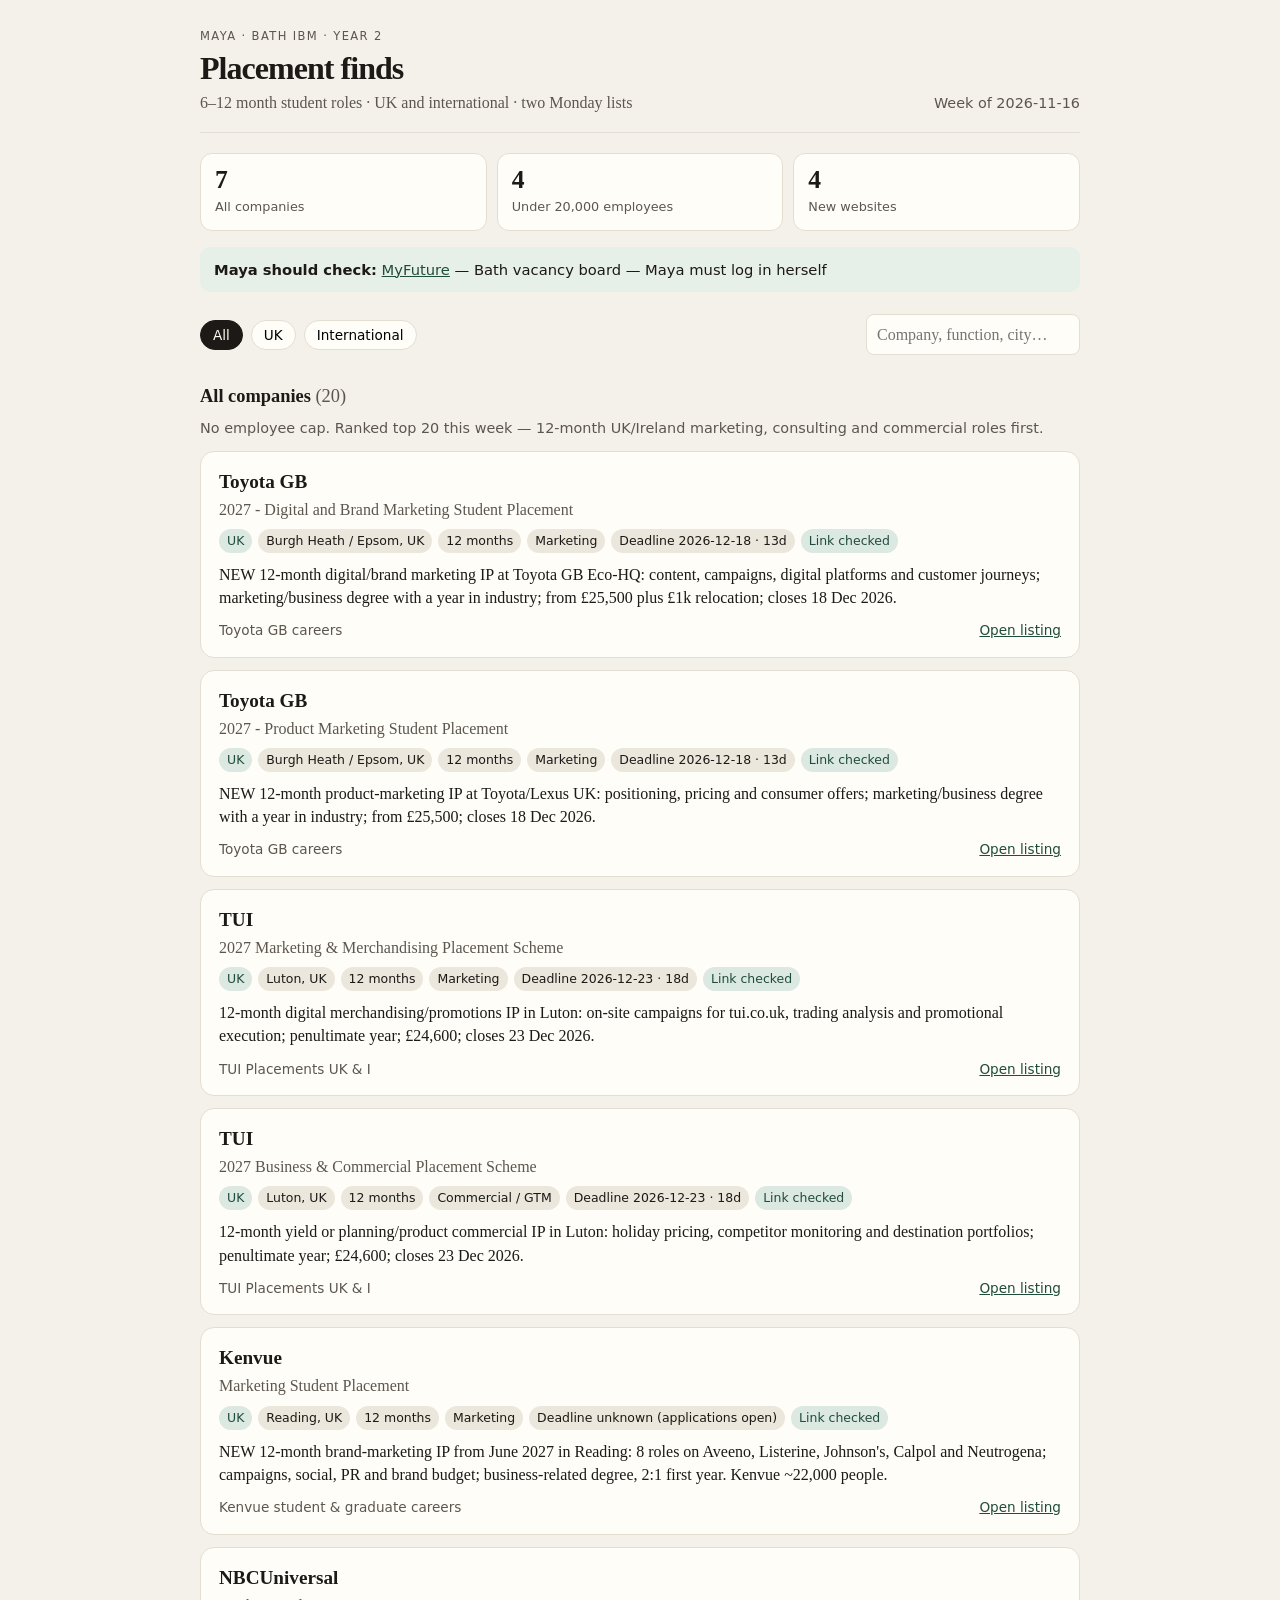
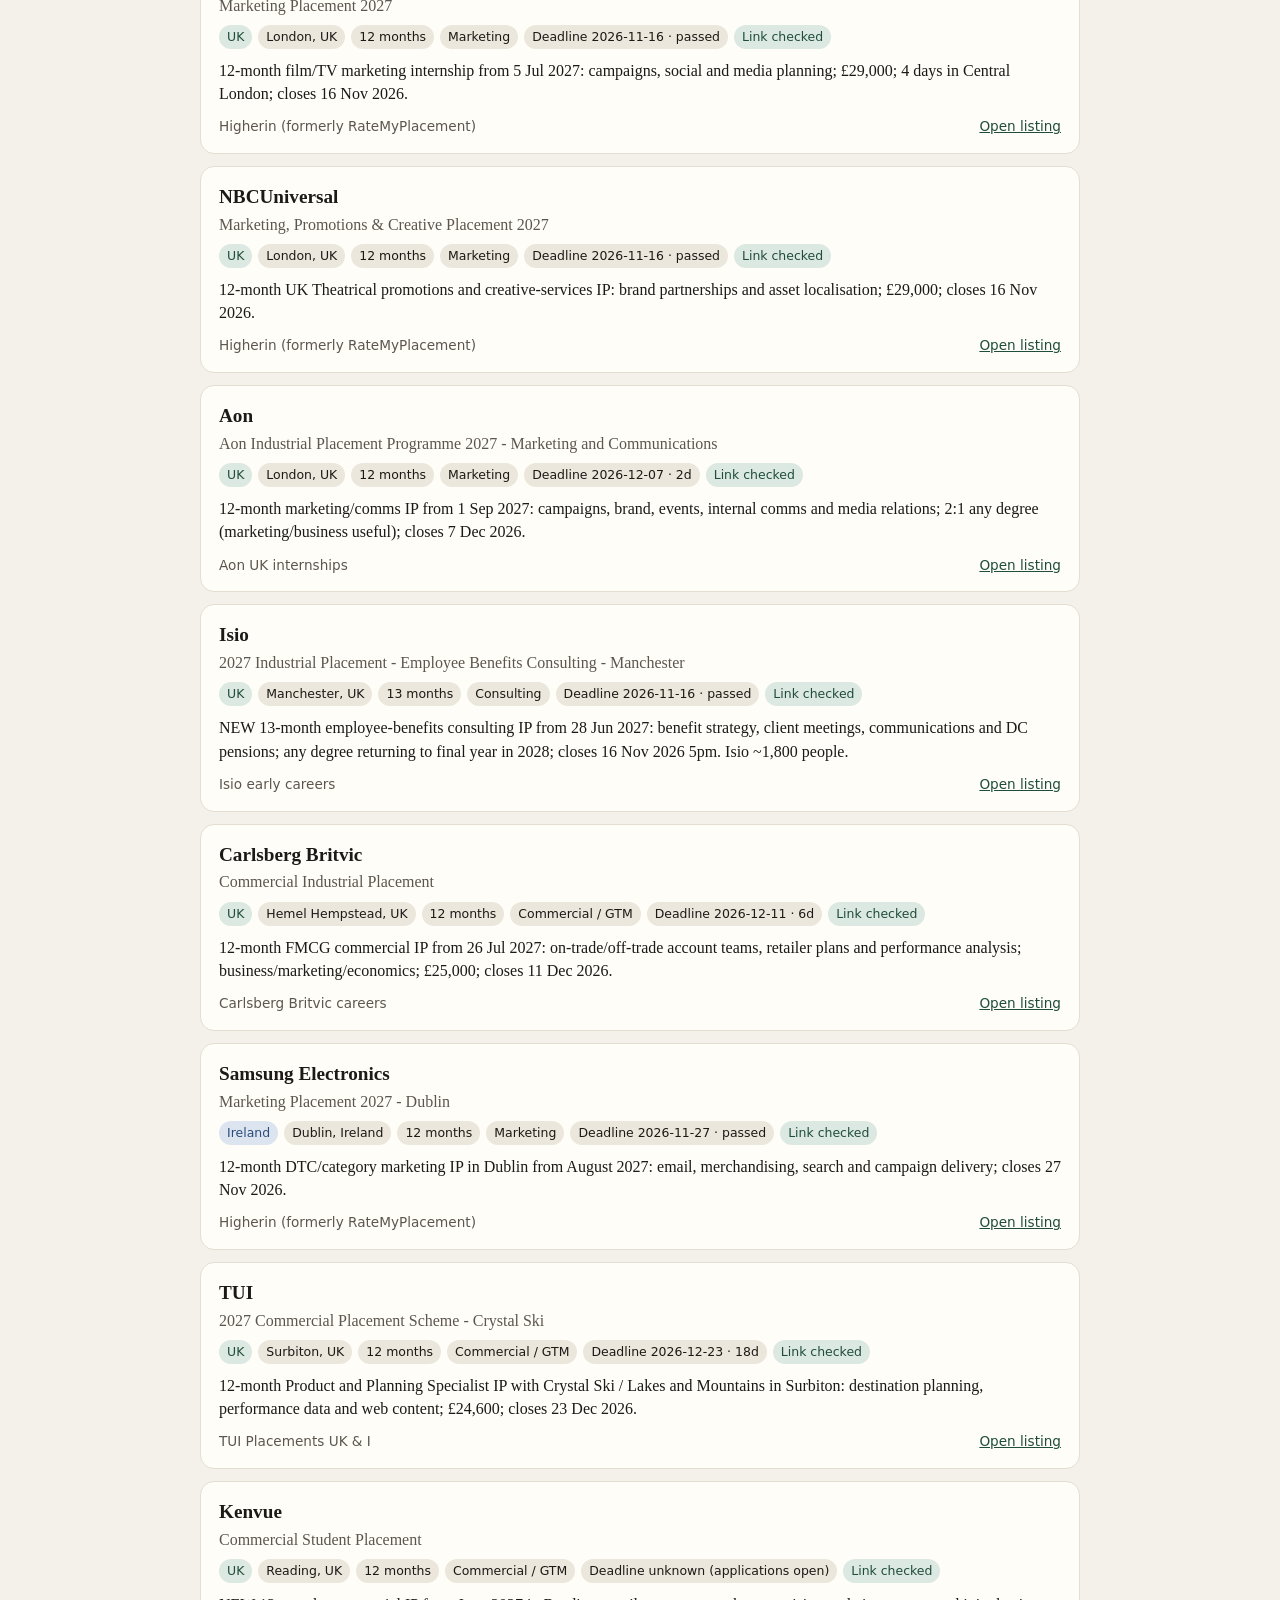
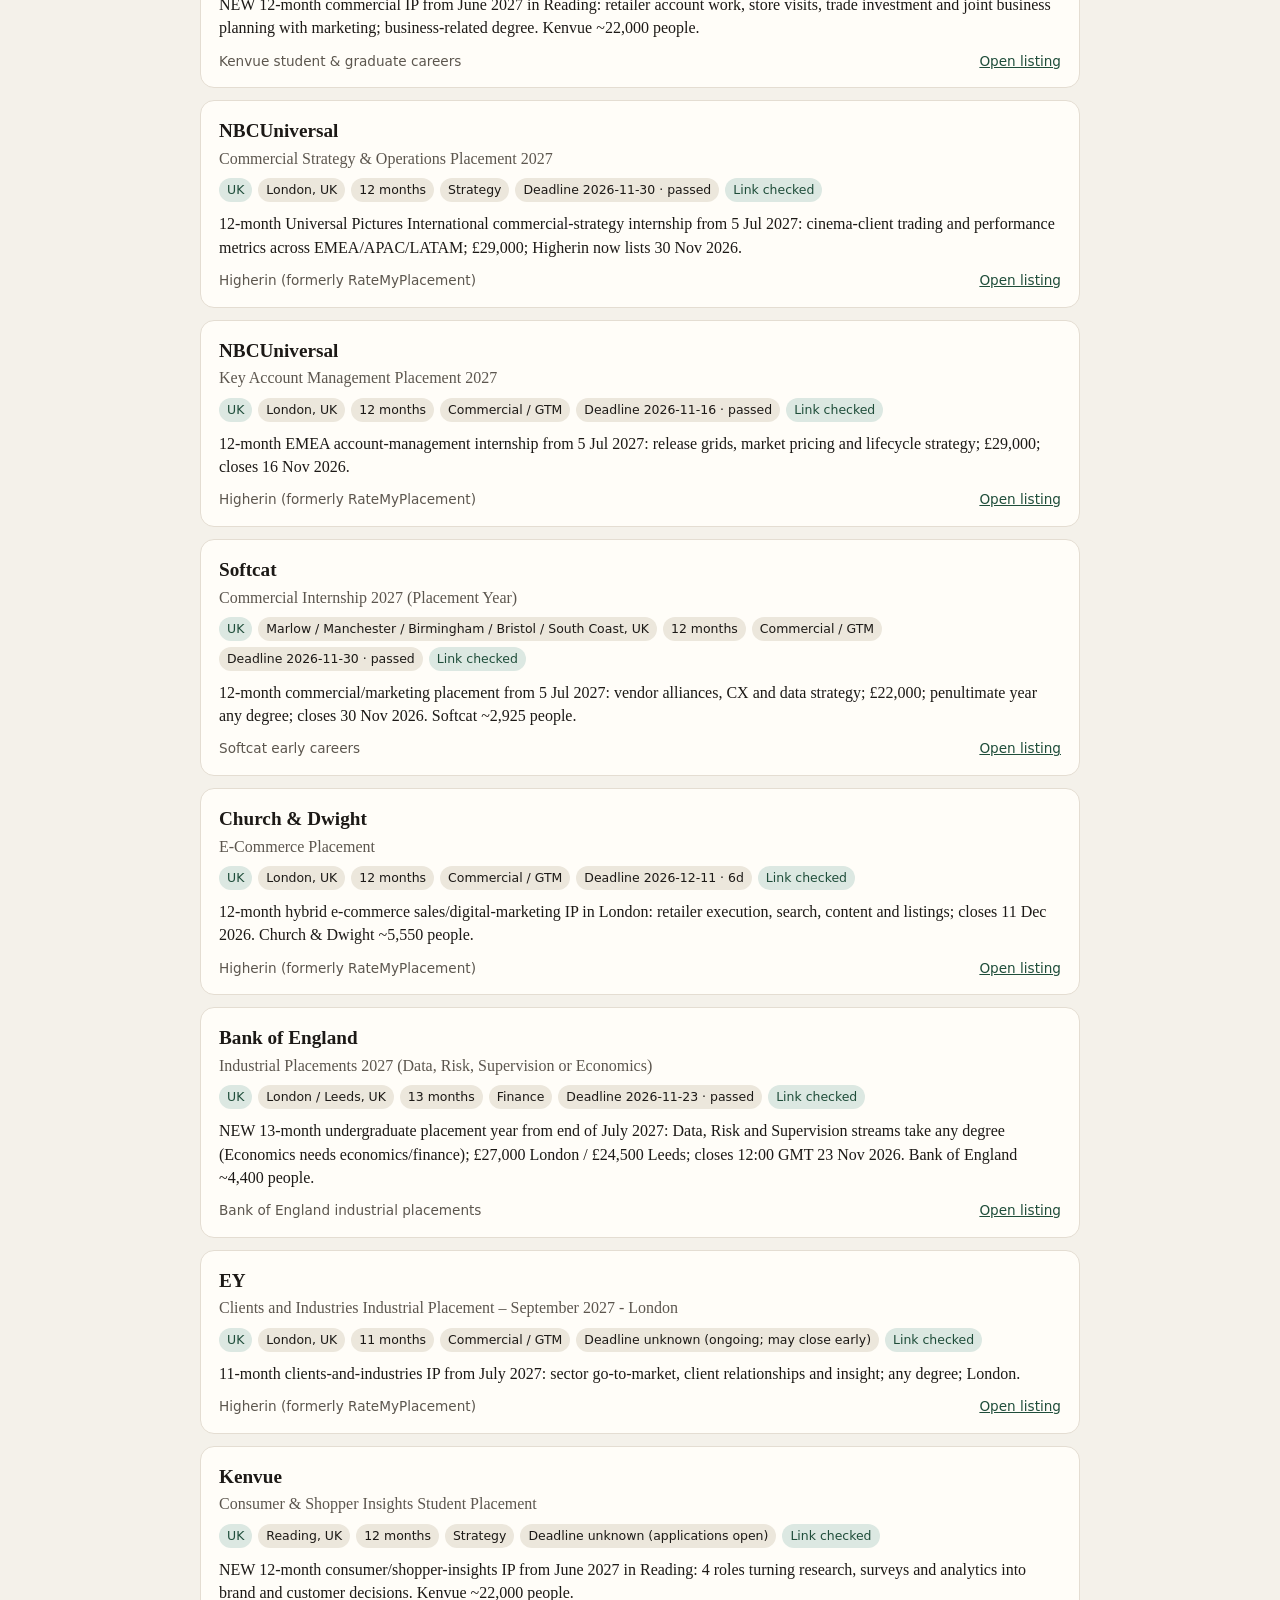
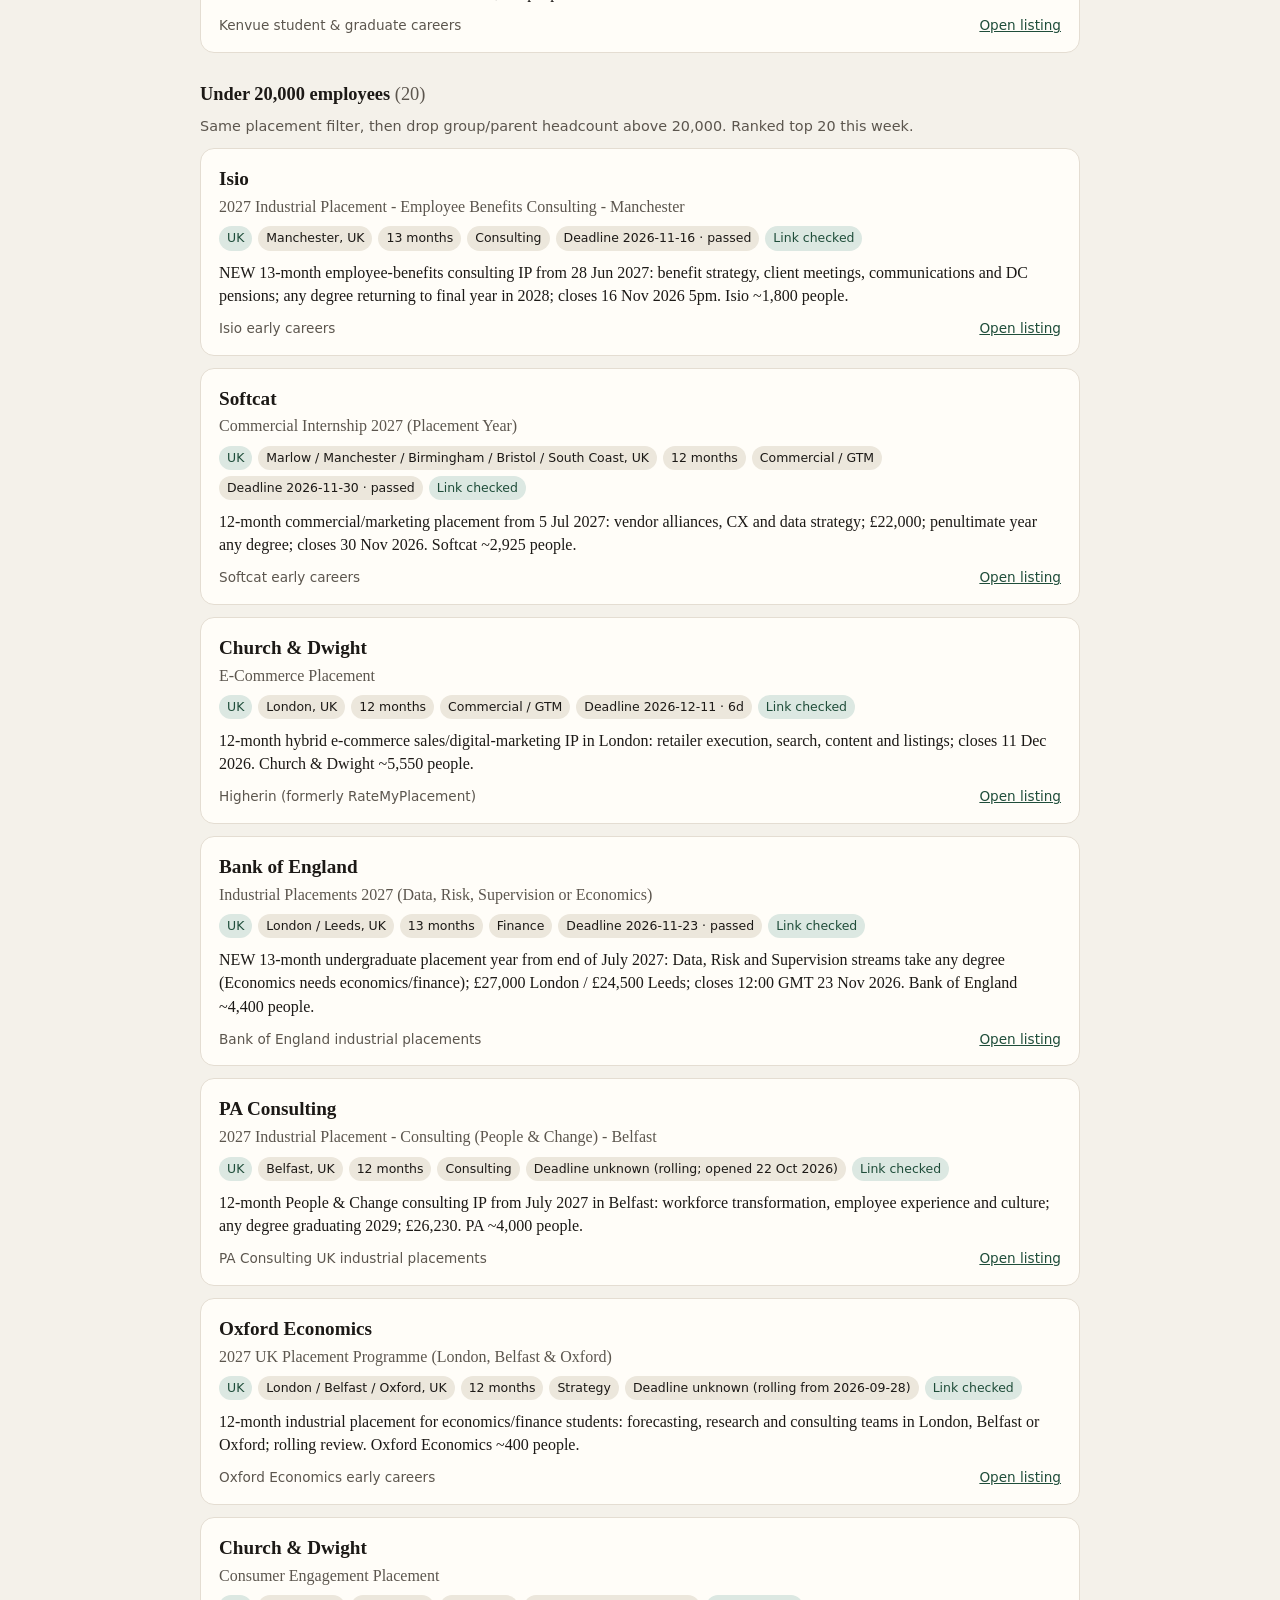
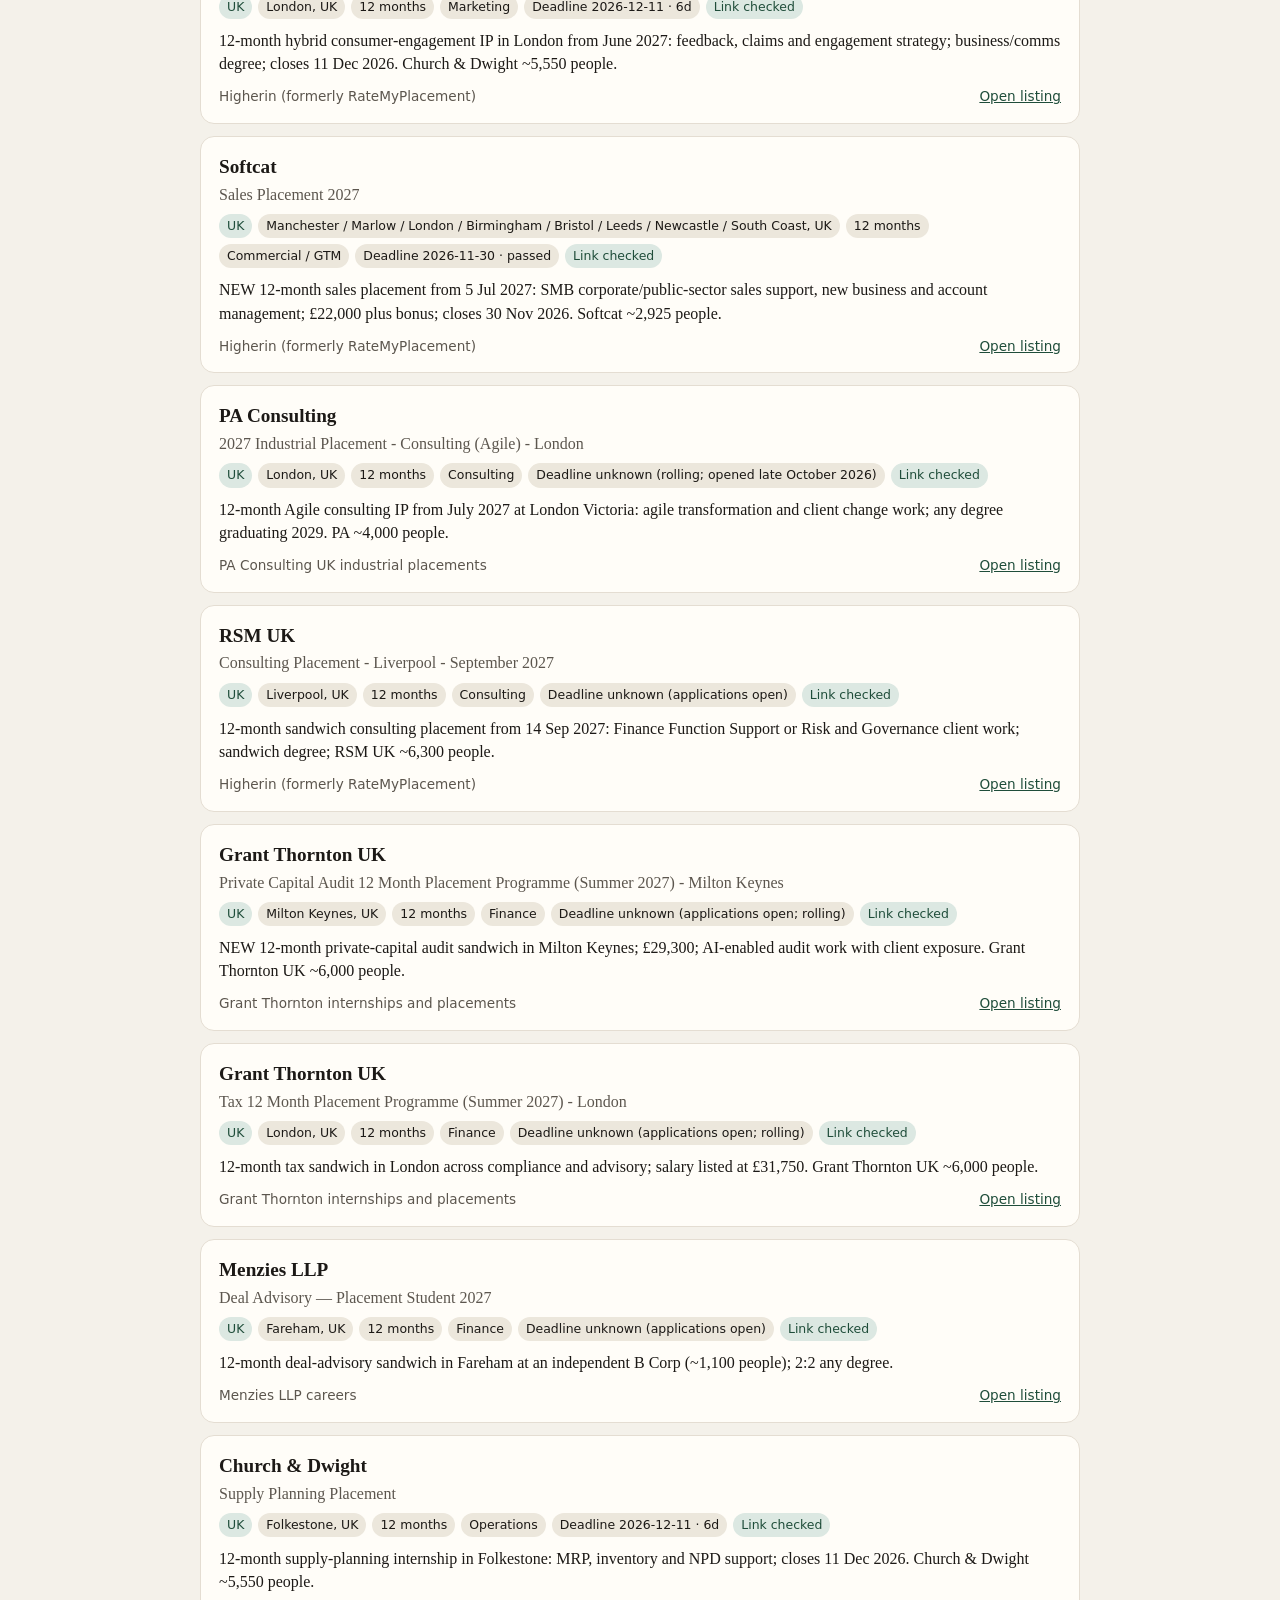
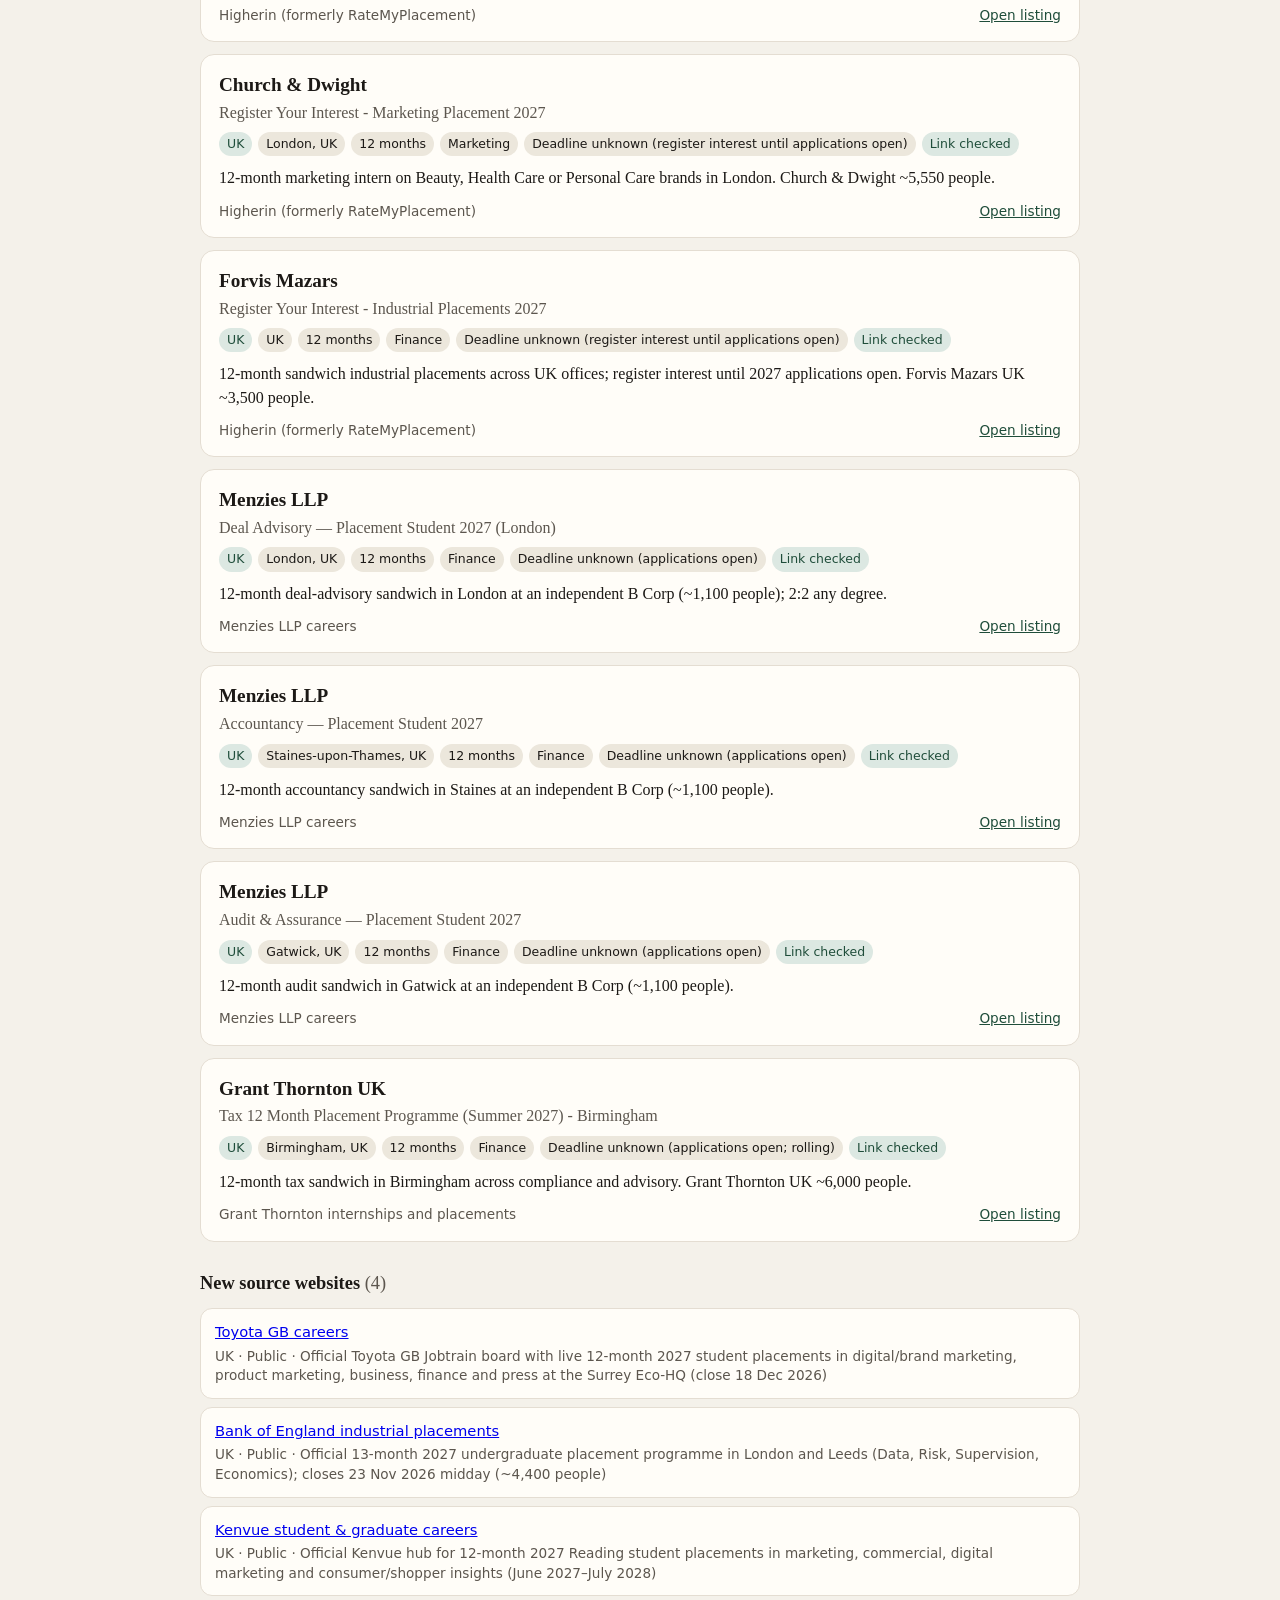
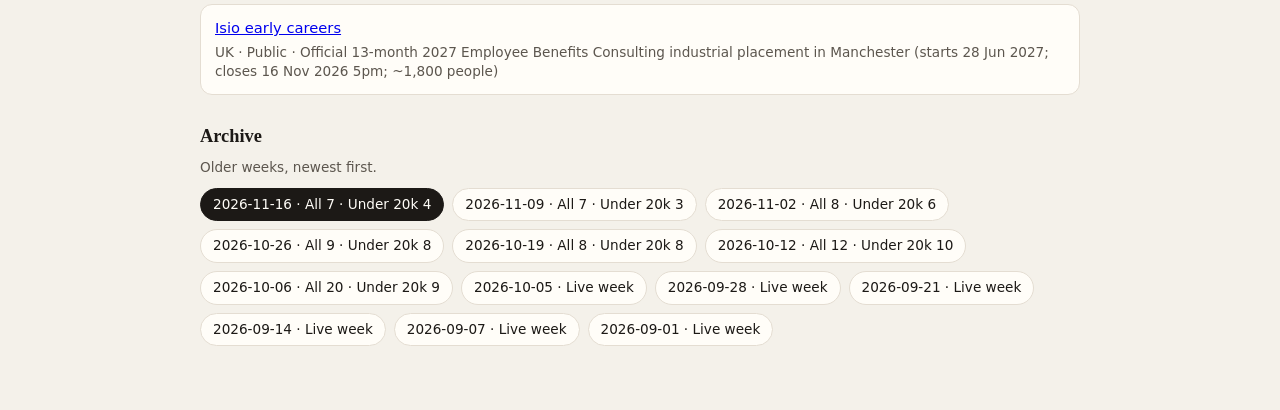
<file: index.html>
<!DOCTYPE html>
<html lang="en">
  <head>
    <meta charset="utf-8" />
    <meta http-equiv="refresh" content="0; url=ui/" />
    <title>Maya placements</title>
    <link rel="canonical" href="ui/" />
  </head>
  <body>
    <p><a href="ui/">Open this week’s placement digest</a></p>
    <script>
      location.replace("ui/");
    </script>
  </body>
</html>
</file>
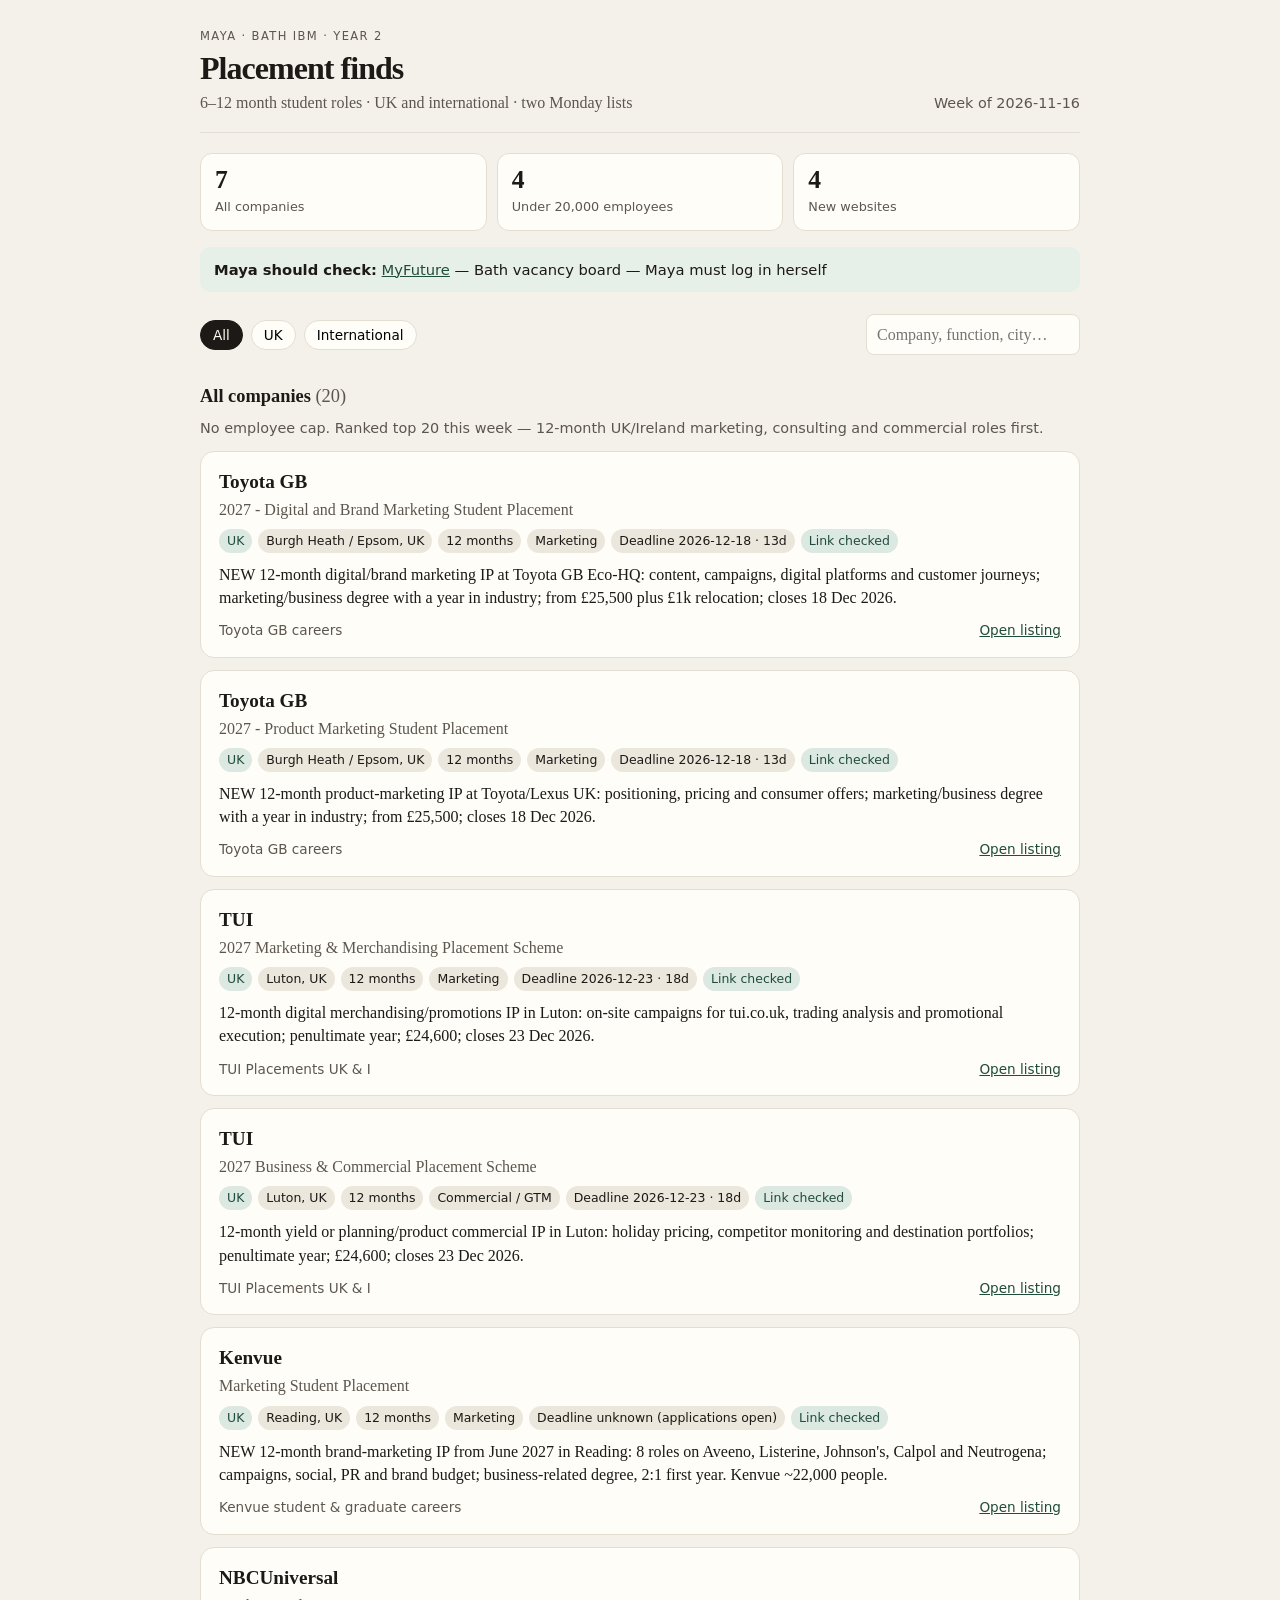
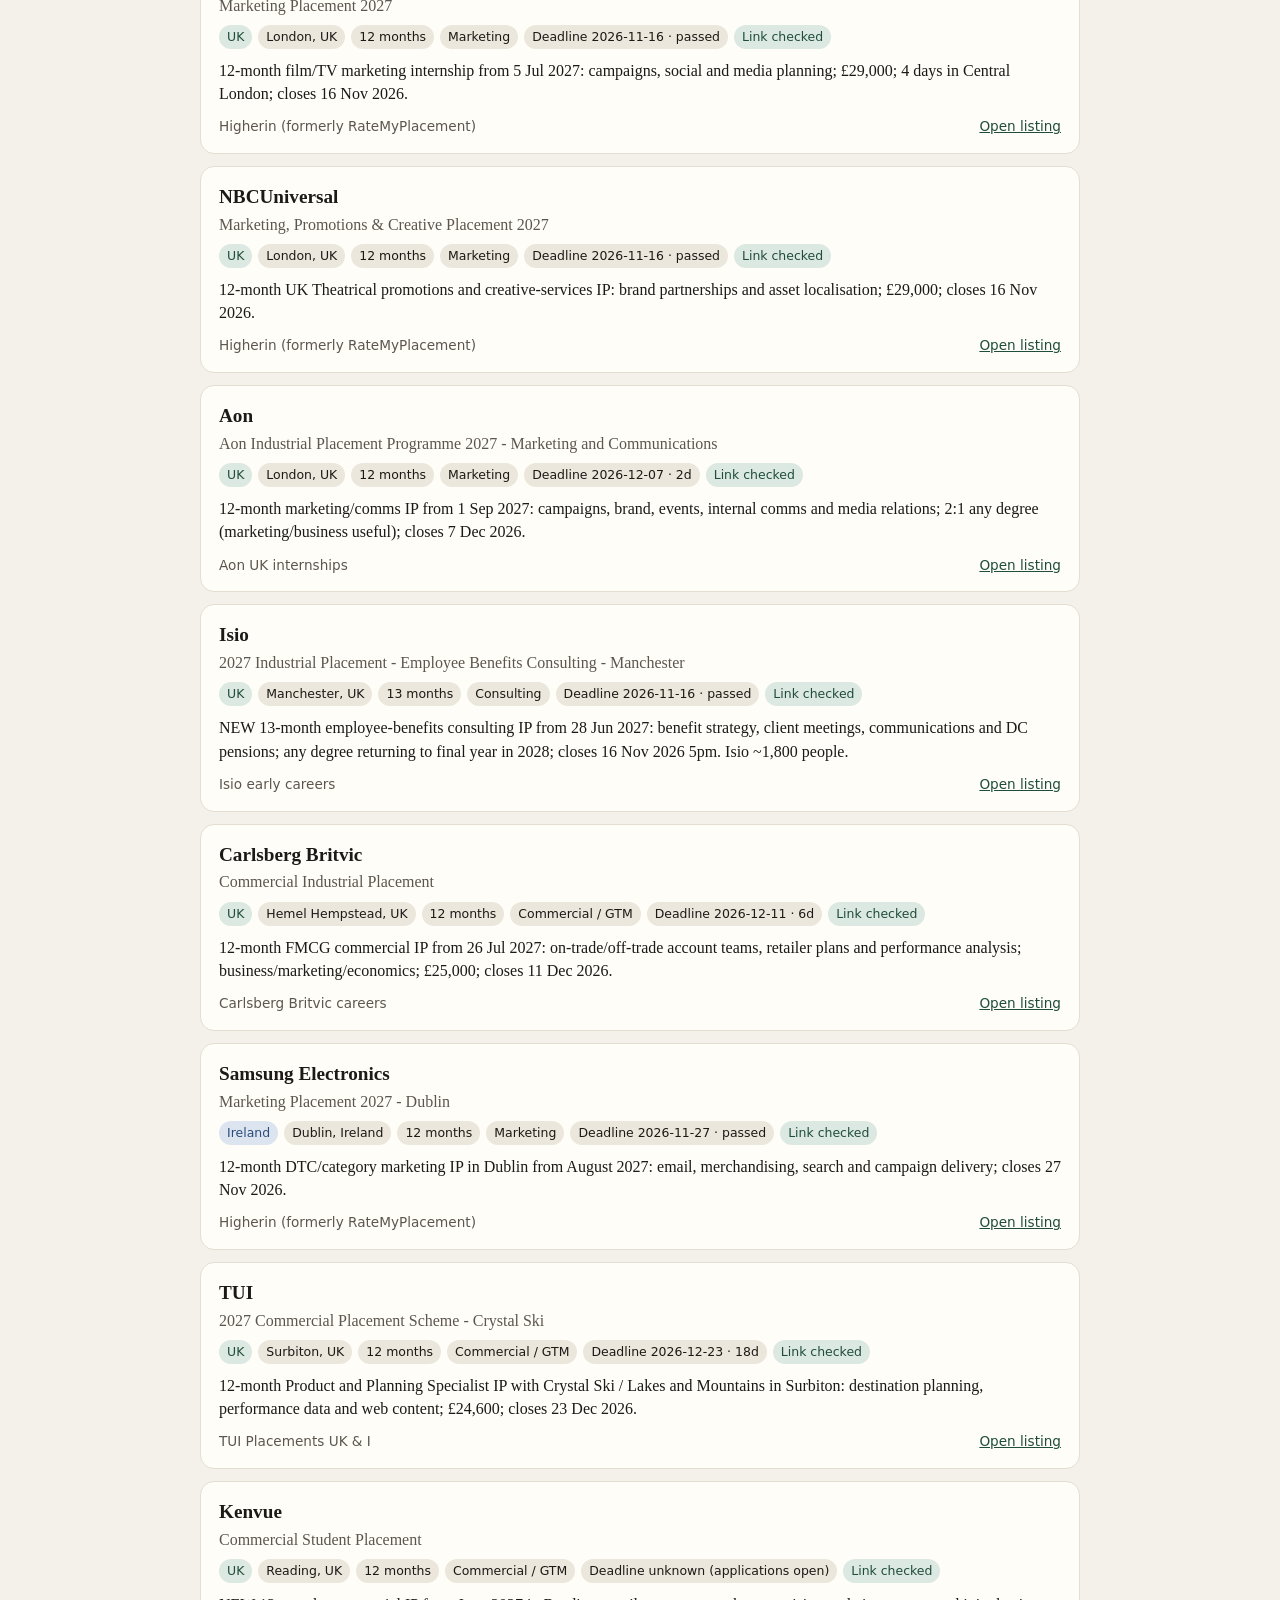
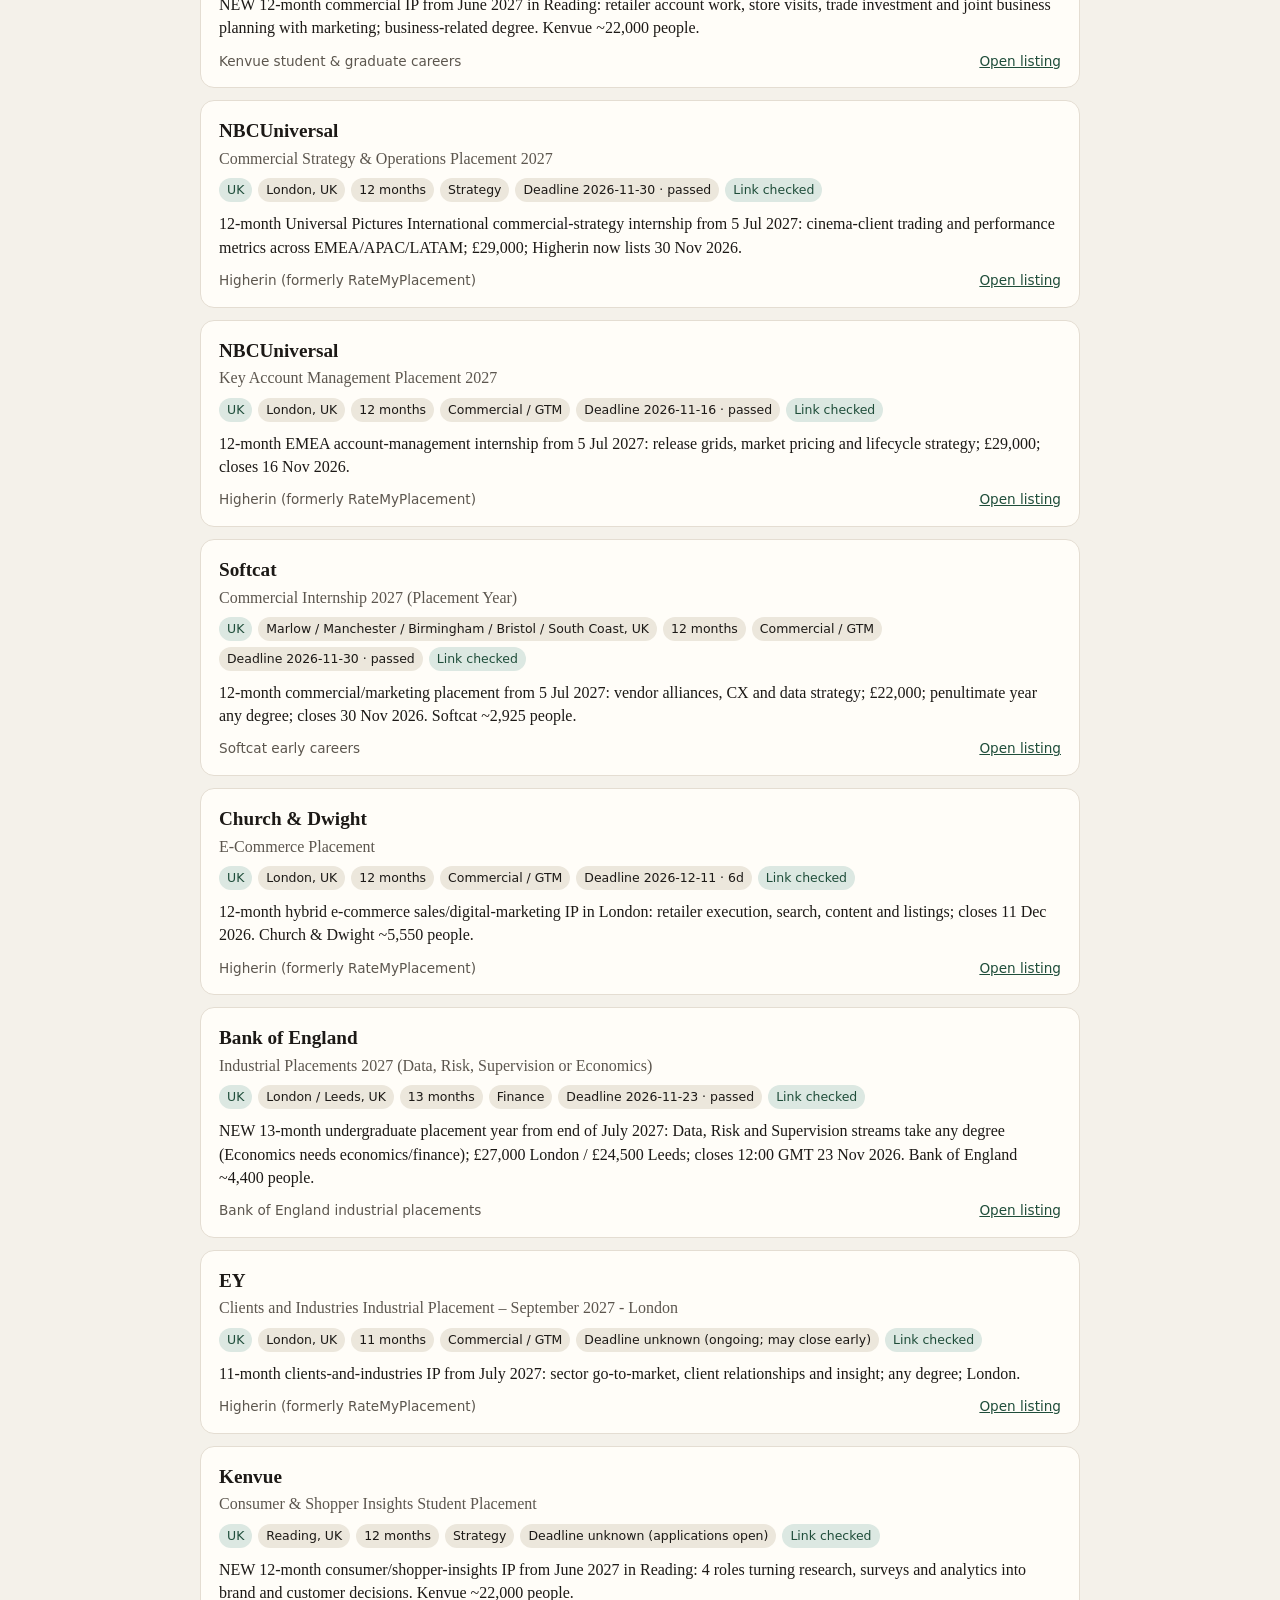
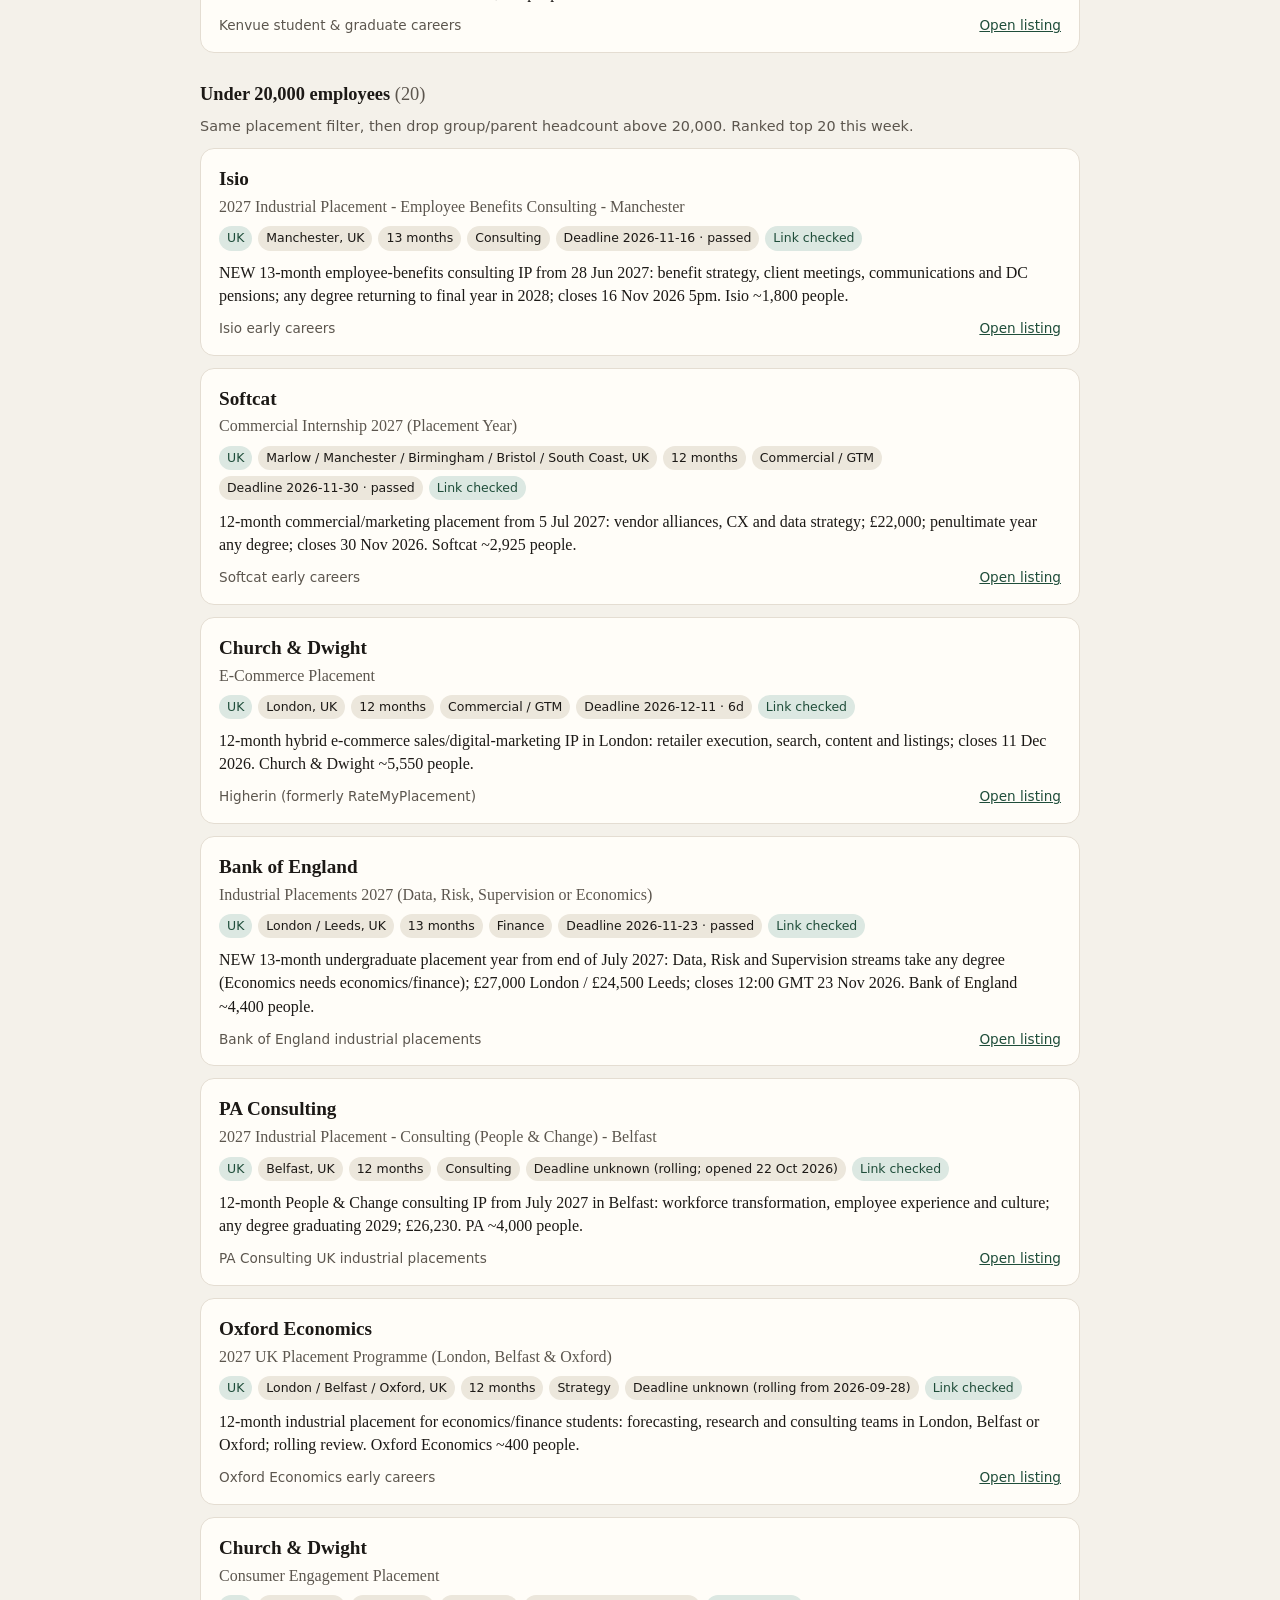
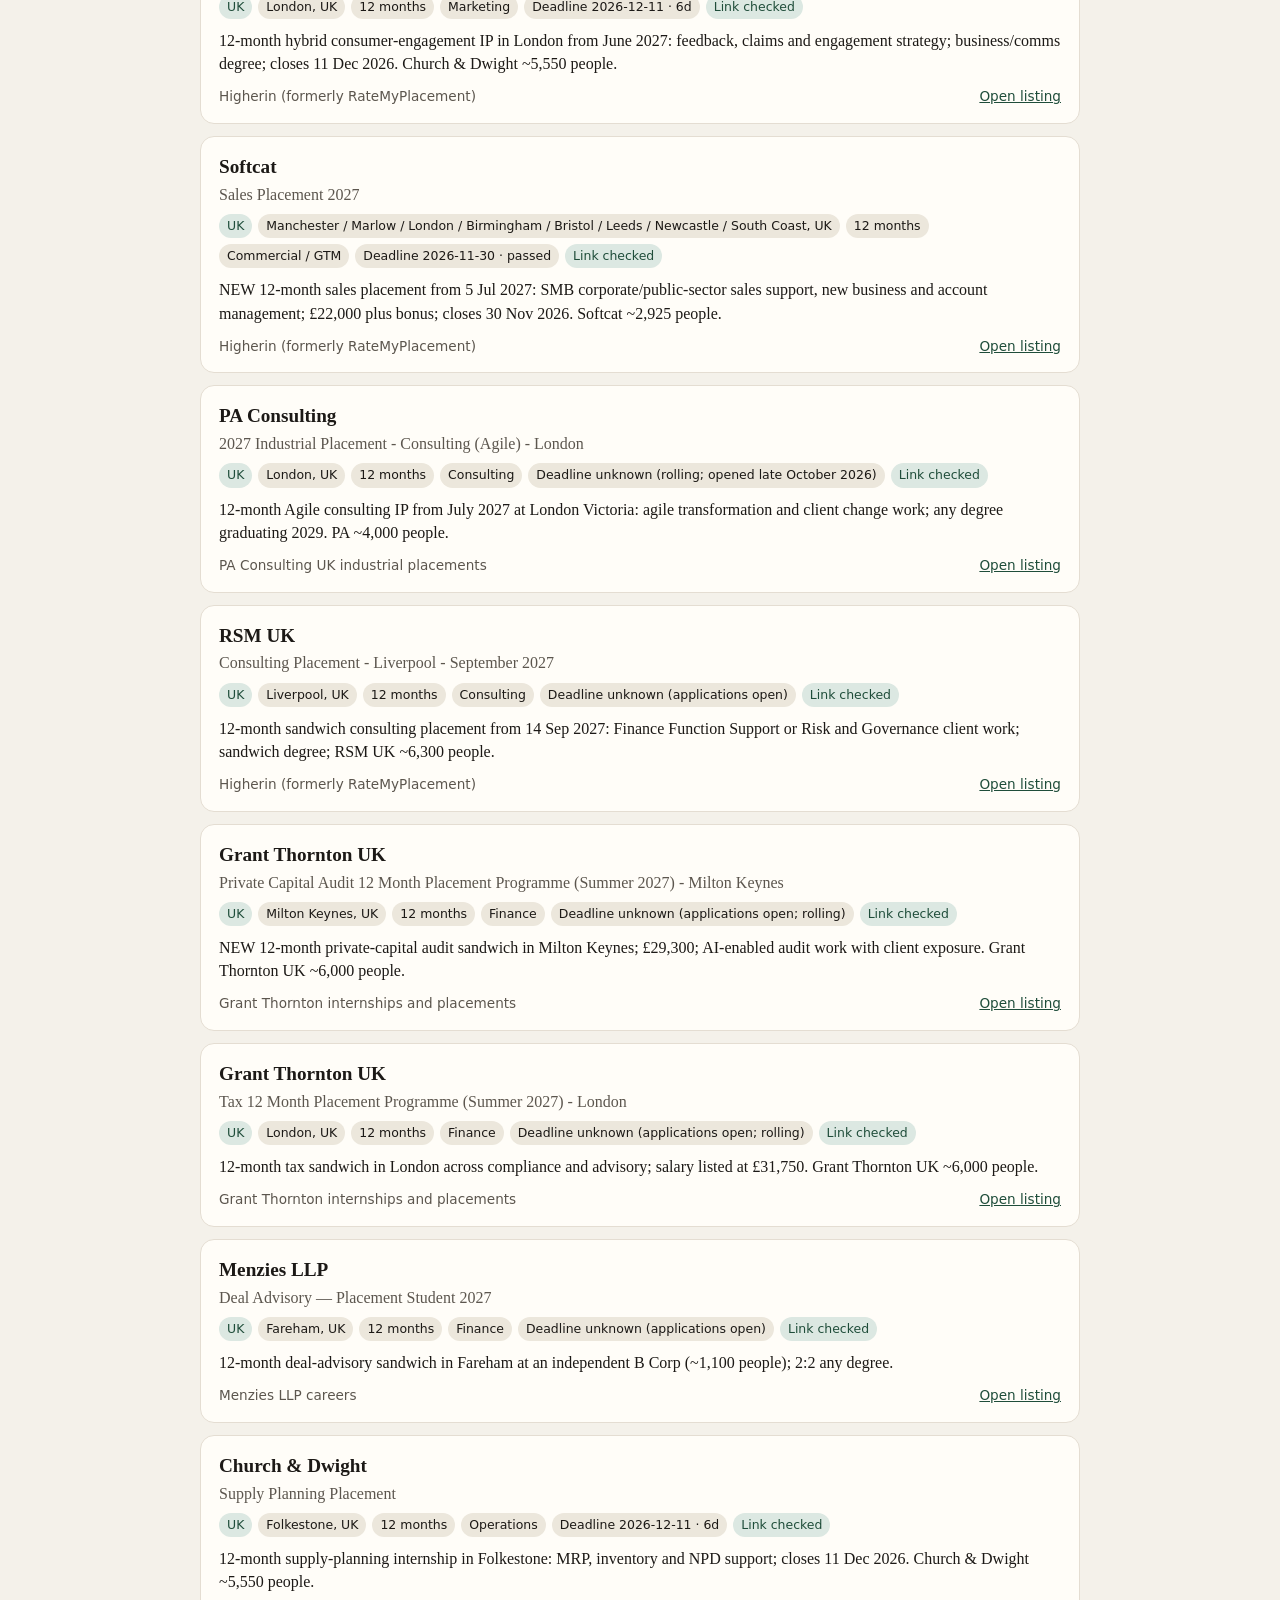
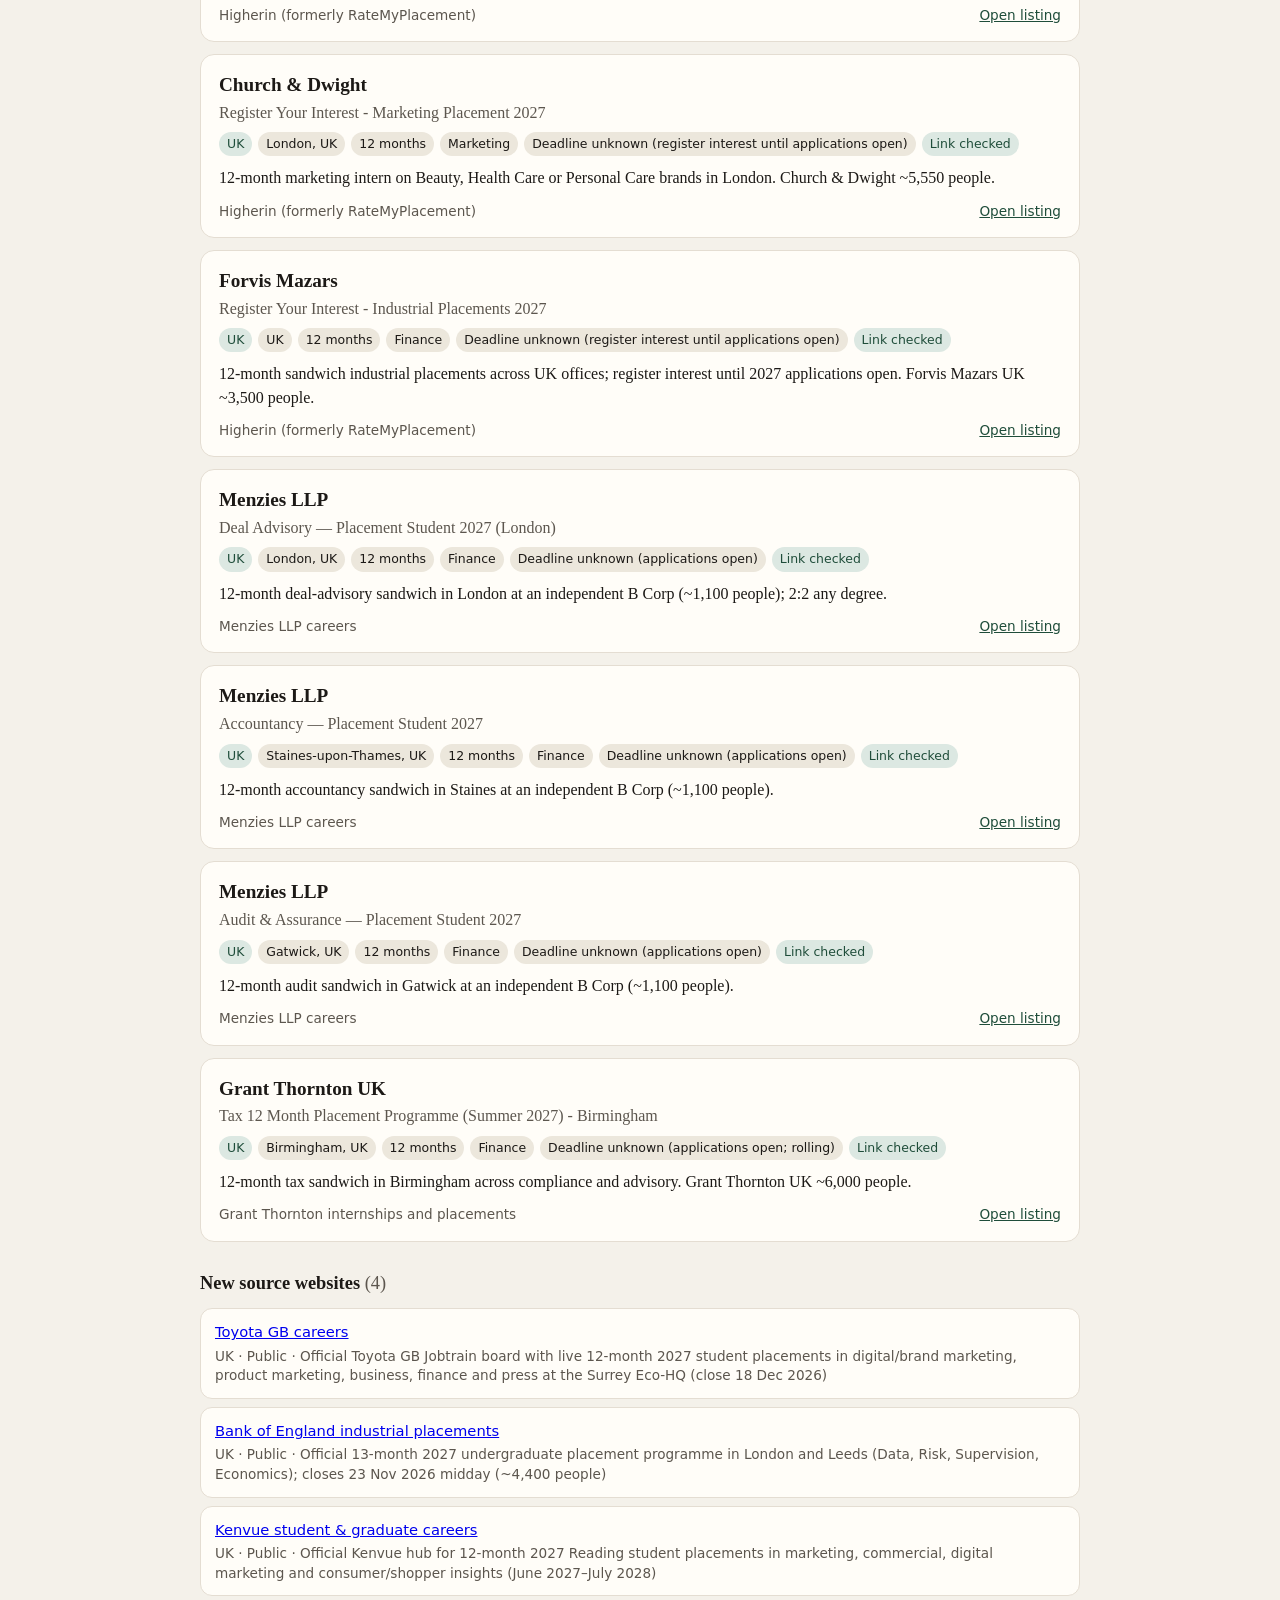
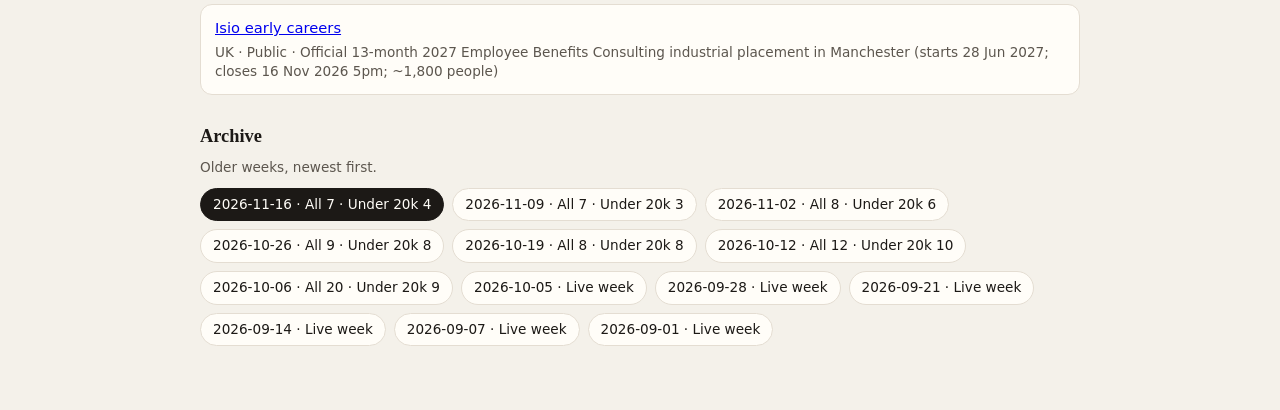
<file: ui/index.html>
<!DOCTYPE html>
<html lang="en">
  <head>
    <meta charset="utf-8" />
    <meta name="viewport" content="width=device-width, initial-scale=1" />
    <title>Maya placements</title>
    <link rel="stylesheet" href="./styles.css" />
  </head>
  <body>
    <header class="top">
      <div>
        <p class="kicker">Maya · Bath IBM · Year 2</p>
        <h1>Placement finds</h1>
        <p class="sub" id="subtitle">6–12 month student roles · UK and international · two Monday lists</p>
      </div>
      <p class="week" id="week-label"></p>
    </header>

    <p class="example-banner" id="example-banner" hidden>
      Example week — sample data so you can check the layout. Live runs will replace
      <code>data/latest.json</code>.
    </p>

    <section class="stats" id="stats"></section>

    <section class="maya-check" id="maya-check" hidden></section>

    <div class="toolbar">
      <div class="filters" id="region-filters">
        <button type="button" class="chip is-on" data-region="all">All</button>
        <button type="button" class="chip" data-region="UK">UK</button>
        <button type="button" class="chip" data-region="International">International</button>
      </div>
      <label class="search-wrap">
        <span class="sr">Filter</span>
        <input id="q" type="search" placeholder="Company, function, city…" />
      </label>
    </div>

    <div id="offer-lists"></div>

    <h2 class="section-title">New source websites <span id="source-count"></span></h2>
    <div id="sources" class="sources"></div>

    <h2 class="section-title">Archive</h2>
    <p class="archive-hint">Older weeks, newest first.</p>
    <nav class="archive" id="archive" aria-label="Previous weeks"></nav>

    <script src="./app.js"></script>
  </body>
</html>
</file>
<file: ui/styles.css>
:root {
  --bg: #f4f1ea;
  --ink: #1c1916;
  --muted: #5c564e;
  --card: #fffdf8;
  --line: #e4ddd2;
  --accent: #1f4d3a;
  --accent-2: #c45c26;
  --uk: #1f4d3a;
  --intl: #2c4c7c;
  --warn: #8a2f1f;
}

* {
  box-sizing: border-box;
}

body {
  margin: 0 auto;
  max-width: 920px;
  padding: 28px 20px 64px;
  font: 16px/1.45 "Iowan Old Style", "Palatino Linotype", Palatino, Georgia, serif;
  color: var(--ink);
  background: var(--bg);
}

.top {
  display: flex;
  justify-content: space-between;
  gap: 16px;
  align-items: flex-end;
  border-bottom: 1px solid var(--line);
  padding-bottom: 18px;
}

h1 {
  margin: 0;
  font-size: 2rem;
  letter-spacing: -0.03em;
}

.kicker,
.sub,
.week {
  margin: 0;
  color: var(--muted);
}

.kicker {
  text-transform: uppercase;
  letter-spacing: 0.12em;
  font-size: 0.72rem;
  font-family: ui-sans-serif, system-ui, sans-serif;
}

.week {
  font-family: ui-sans-serif, system-ui, sans-serif;
  font-size: 0.9rem;
}

.example-banner,
.maya-check {
  margin: 16px 0 0;
  padding: 12px 14px;
  border-radius: 10px;
  background: #efe4c8;
  font-family: ui-sans-serif, system-ui, sans-serif;
  font-size: 0.92rem;
}

.maya-check {
  background: #e7efe9;
}

.maya-check a,
.card a {
  color: var(--accent);
}

.stats {
  display: grid;
  grid-template-columns: repeat(3, 1fr);
  gap: 10px;
  margin: 20px 0 8px;
}

.list-block {
  margin-top: 8px;
}

.list-blurb {
  margin: -4px 0 12px;
  color: var(--muted);
  font-family: ui-sans-serif, system-ui, sans-serif;
  font-size: 0.9rem;
}

.stat {
  background: var(--card);
  border: 1px solid var(--line);
  border-radius: 12px;
  padding: 12px 14px;
}

.stat b {
  display: block;
  font-size: 1.6rem;
  line-height: 1.1;
}

.stat span {
  color: var(--muted);
  font-family: ui-sans-serif, system-ui, sans-serif;
  font-size: 0.8rem;
}

.toolbar {
  display: flex;
  flex-wrap: wrap;
  gap: 10px;
  align-items: center;
  justify-content: space-between;
  margin: 22px 0 8px;
}

.filters {
  display: flex;
  gap: 8px;
}

.chip {
  border: 1px solid var(--line);
  background: var(--card);
  border-radius: 999px;
  padding: 6px 12px;
  cursor: pointer;
  font-family: ui-sans-serif, system-ui, sans-serif;
  font-size: 0.85rem;
}

.chip.is-on {
  background: var(--ink);
  color: var(--card);
  border-color: var(--ink);
}

.search-wrap input {
  width: min(280px, 100%);
  padding: 8px 10px;
  border-radius: 8px;
  border: 1px solid var(--line);
  background: var(--card);
  font: inherit;
}

.section-title {
  margin: 28px 0 12px;
  font-size: 1.15rem;
}

.section-title span {
  color: var(--muted);
  font-weight: 400;
}

.cards {
  display: grid;
  gap: 12px;
}

.card {
  background: var(--card);
  border: 1px solid var(--line);
  border-radius: 14px;
  padding: 16px 18px;
}

.card-top {
  display: flex;
  justify-content: space-between;
  gap: 12px;
  align-items: flex-start;
}

.company {
  margin: 0;
  font-size: 1.2rem;
}

.title {
  margin: 2px 0 8px;
  color: var(--muted);
}

.meta {
  display: flex;
  flex-wrap: wrap;
  gap: 6px;
  font-family: ui-sans-serif, system-ui, sans-serif;
  font-size: 0.78rem;
}

.tag {
  border-radius: 999px;
  padding: 3px 8px;
  background: #ece7dc;
}

.tag.uk {
  background: #dce8e2;
  color: var(--uk);
}

.tag.intl {
  background: #dce4f0;
  color: var(--intl);
}

.tag.ok {
  background: #dce8e2;
  color: var(--uk);
}

.tag.dead {
  background: #f3ddd7;
  color: var(--warn);
}

.broken {
  color: var(--warn);
}

.why {
  margin: 10px 0 0;
}

.card-actions {
  margin-top: 12px;
  display: flex;
  justify-content: space-between;
  gap: 8px;
  align-items: center;
  font-family: ui-sans-serif, system-ui, sans-serif;
  font-size: 0.85rem;
}

.source {
  color: var(--muted);
}

.empty {
  color: var(--muted);
}

.sources {
  display: grid;
  gap: 8px;
}

.source-row {
  display: grid;
  grid-template-columns: 1fr auto;
  gap: 8px;
  padding: 12px 14px;
  background: var(--card);
  border: 1px solid var(--line);
  border-radius: 12px;
  font-family: ui-sans-serif, system-ui, sans-serif;
  font-size: 0.92rem;
}

.source-row p {
  margin: 4px 0 0;
  color: var(--muted);
  font-size: 0.85rem;
}

.sr {
  position: absolute;
  width: 1px;
  height: 1px;
  overflow: hidden;
  clip: rect(0 0 0 0);
}

.archive-hint {
  margin: -4px 0 10px;
  color: var(--muted);
  font-family: ui-sans-serif, system-ui, sans-serif;
  font-size: 0.85rem;
}

.archive {
  display: flex;
  flex-wrap: wrap;
  gap: 8px;
}

.archive a {
  text-decoration: none;
  color: inherit;
}

.archive .chip.is-current {
  background: var(--ink);
  color: var(--card);
  border-color: var(--ink);
}

@media (max-width: 640px) {
  .stats,
  .source-row {
    grid-template-columns: 1fr;
  }

  .top {
    flex-direction: column;
    align-items: flex-start;
  }
}
</file>
